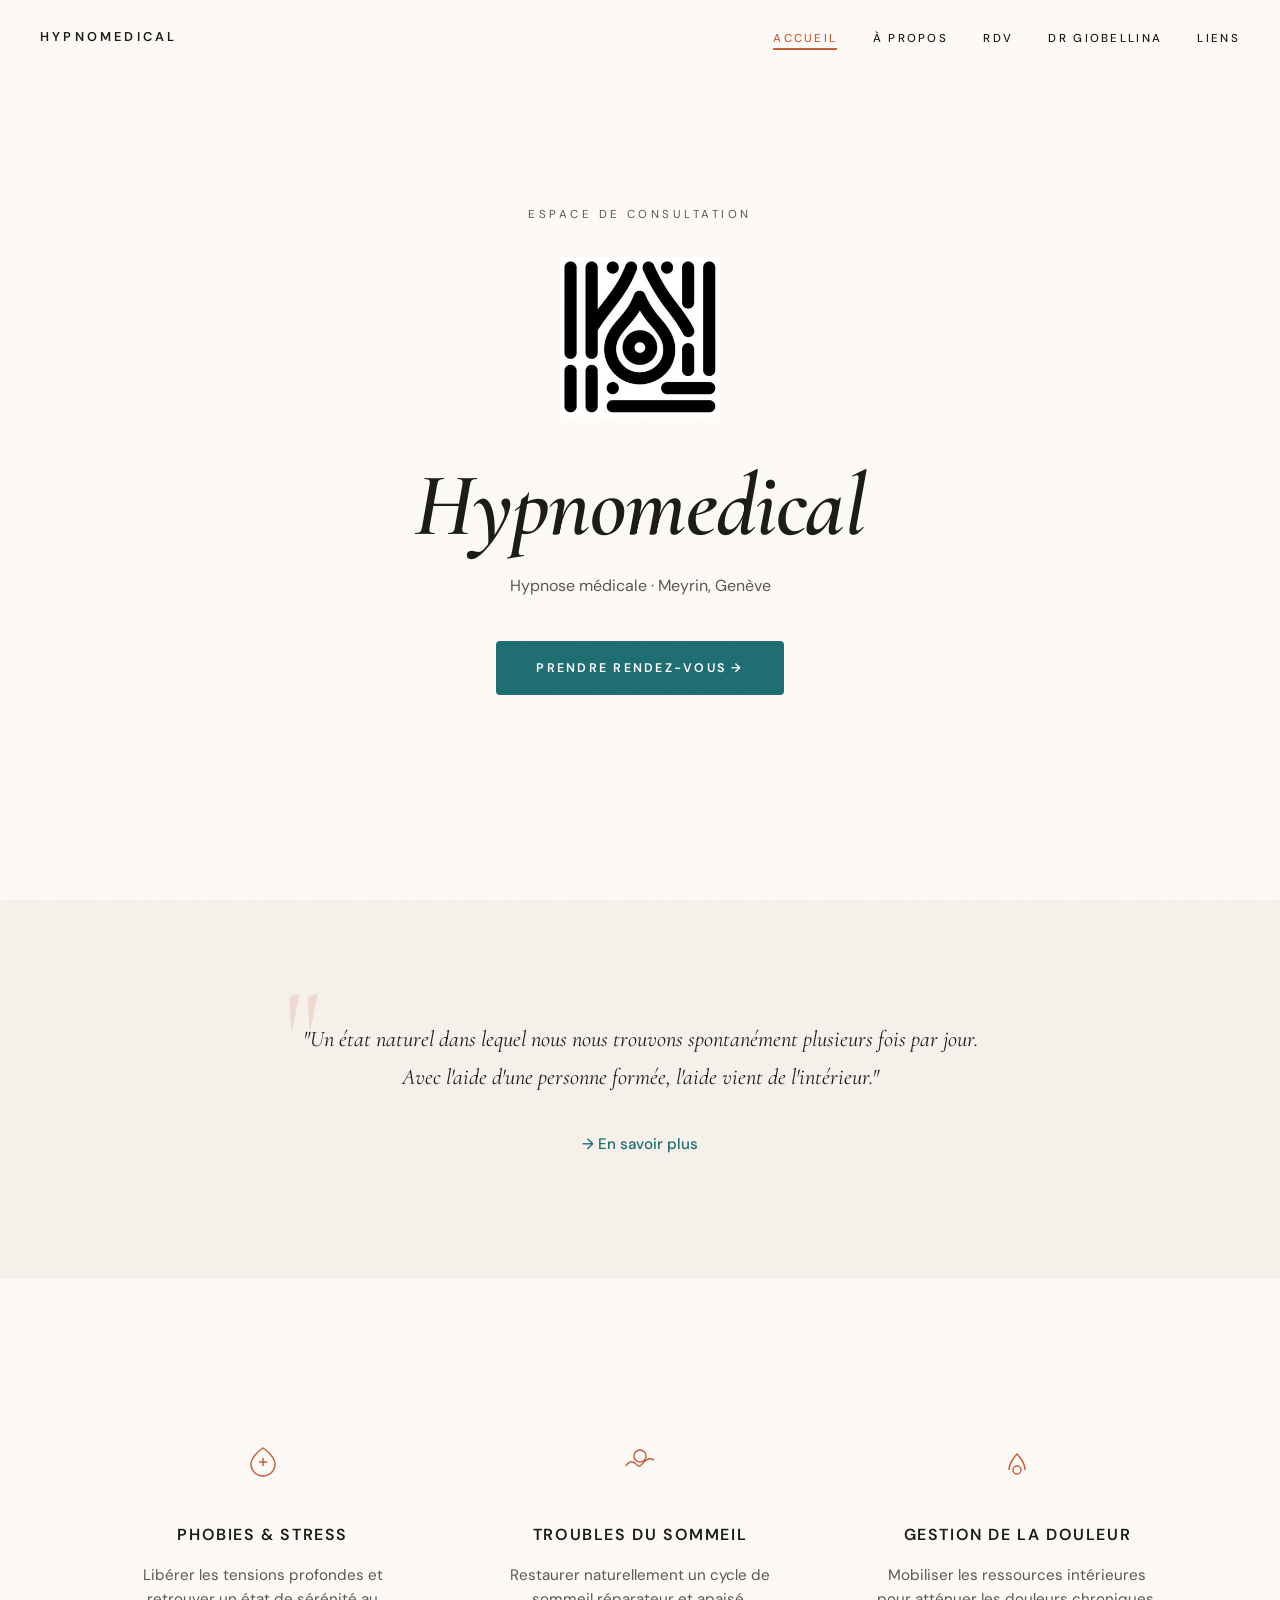
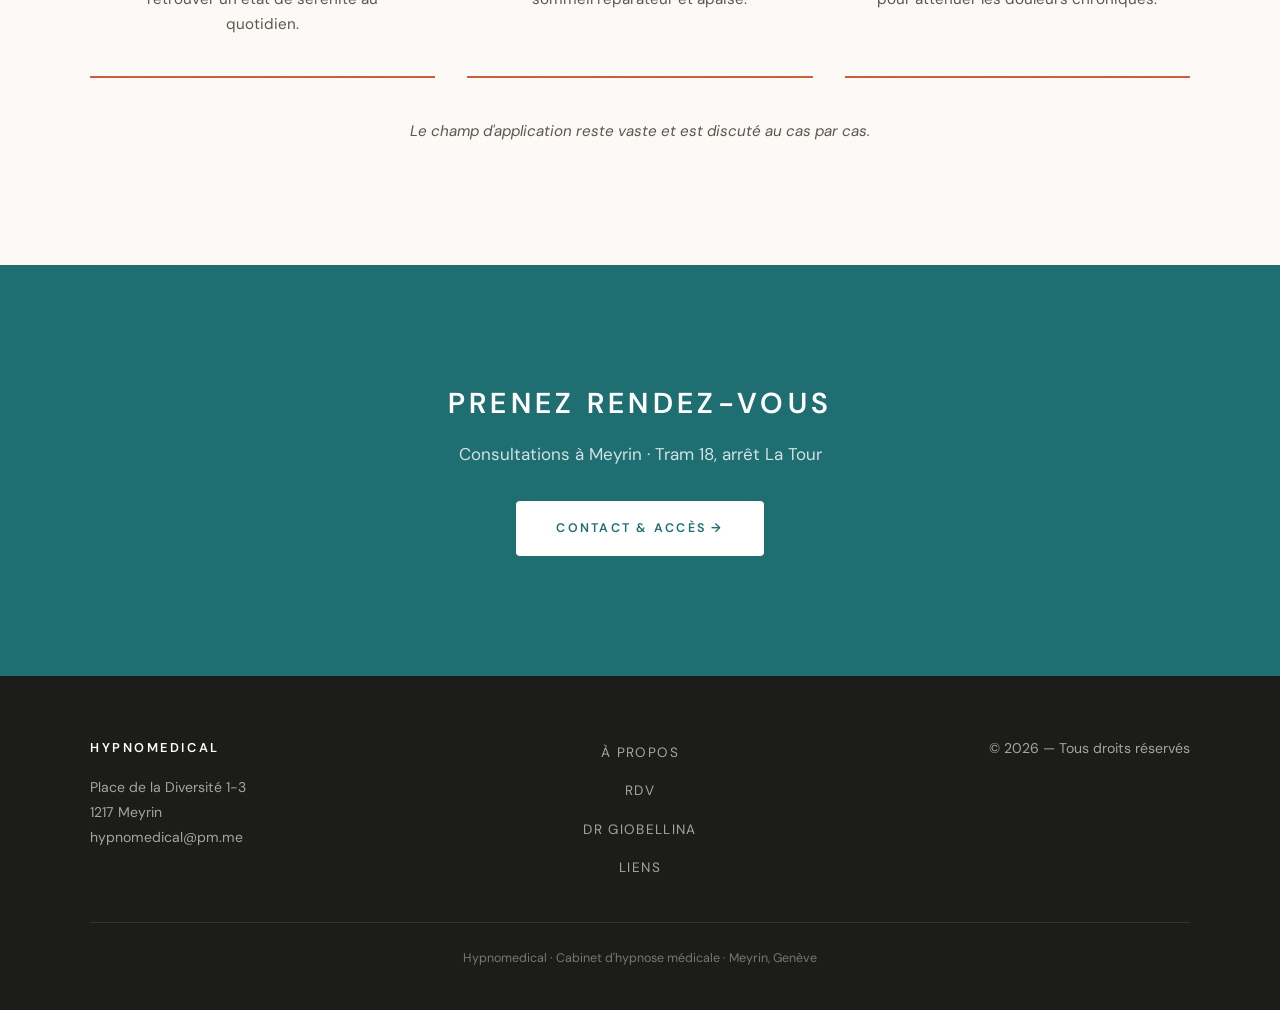
<file: index.html>
<!DOCTYPE html>
<html lang="fr">
<head>
  <meta charset="UTF-8">
  <meta name="viewport" content="width=device-width, initial-scale=1.0">
  <title>Hypnomedical — Cabinet d'hypnose médicale à Meyrin (Genève)</title>
  <meta name="description" content="Cabinet d'hypnose médicale du Dr Giobellina à Meyrin, Genève. Consultations pour adultes et enfants — phobies, stress, sommeil, gestion de la douleur.">
  <meta name="theme-color" content="#FDFAF7">
  <link rel="icon" href="img/favicon.ico" type="image/x-icon">
  <link rel="apple-touch-icon" href="img/apple-touch-icon.png">
  <!-- Open Graph -->
  <meta property="og:type" content="website">
  <meta property="og:title" content="Hypnomedical — Cabinet d'hypnose médicale à Meyrin (Genève)">
  <meta property="og:description" content="Cabinet d'hypnose médicale du Dr Giobellina à Meyrin, Genève. Phobies, stress, sommeil, douleur.">
  <meta property="og:url" content="https://hypnomedical.piixel.ch/">
  <meta property="og:image" content="https://hypnomedical.piixel.ch/img/logo.jpg">
  <meta property="og:locale" content="fr_CH">
  <meta property="og:site_name" content="Hypnomedical">
  <!-- Twitter -->
  <meta name="twitter:card" content="summary">
  <meta name="twitter:title" content="Hypnomedical — Hypnose médicale à Meyrin, Genève">
  <meta name="twitter:description" content="Cabinet d'hypnose médicale du Dr Giobellina. Consultations pour adultes et enfants.">
  <meta name="twitter:image" content="https://hypnomedical.piixel.ch/img/logo.jpg">
  <!-- Canonical -->
  <link rel="canonical" href="https://hypnomedical.piixel.ch/">
  <link rel="preconnect" href="https://fonts.googleapis.com">
  <link rel="preconnect" href="https://fonts.gstatic.com" crossorigin>
  <link href="https://fonts.googleapis.com/css2?family=Cormorant+Garamond:ital,wght@0,400;0,600;1,400;1,600&family=DM+Sans:wght@400;500;600&display=swap" rel="stylesheet">
  <link rel="stylesheet" href="css/style.css">
  <!-- Schema.org -->
  <script type="application/ld+json">
  {
    "@context": "https://schema.org",
    "@type": "Physician",
    "name": "Hypnomedical — Dr Giobellina",
    "description": "Cabinet d'hypnose médicale à Meyrin, Genève",
    "url": "https://hypnomedical.piixel.ch",
    "telephone": "+41764831137",
    "email": "hypnomedical@pm.me",
    "address": {
      "@type": "PostalAddress",
      "streetAddress": "Place de la Diversité 1-3",
      "addressLocality": "Meyrin",
      "postalCode": "1217",
      "addressRegion": "GE",
      "addressCountry": "CH"
    },
    "medicalSpecialty": "Hypnotherapy",
    "availableService": {
      "@type": "MedicalTherapy",
      "name": "Hypnose médicale",
      "description": "Thérapie psycho-corporelle pour phobies, stress, troubles du sommeil et gestion de la douleur"
    }
  }
  </script>
</head>
<body class="page-transition">

  <!-- Custom cursor -->
  <div class="cursor-dot"></div>

  <!-- NAVBAR -->
  <nav class="navbar">
    <div class="navbar-inner">
      <a href="index.html" class="nav-brand">Hypnomedical</a>
      <button class="hamburger" aria-label="Menu">
        <span></span><span></span><span></span>
      </button>
      <ul class="nav-links">
        <li><a href="index.html">Accueil</a></li>
        <li><a href="a-propos.html">À propos</a></li>
        <li><a href="rdv.html">RDV</a></li>
        <li><a href="dr-giobellina.html">Dr Giobellina</a></li>
        <li><a href="liens.html">Liens</a></li>
      </ul>
    </div>
  </nav>

  <!-- Mobile menu overlay -->
  <div class="mobile-menu">
    <a href="index.html">Accueil</a>
    <a href="a-propos.html">À propos</a>
    <a href="rdv.html">RDV</a>
    <a href="dr-giobellina.html">Dr Giobellina</a>
    <a href="liens.html">Liens</a>
  </div>

  <!-- HERO -->
  <section class="hero">
    <span class="hero-label">Espace de consultation</span>

    <div class="hero-logo">
      <img src="img/logo.jpg" alt="Hypnomedical — Logo" width="160" height="160">
    </div>

    <h1><em>Hypnomedical</em></h1>
    <p class="hero-subtitle">Hypnose médicale · Meyrin, Genève</p>
    <a href="rdv.html" class="btn-cta">Prendre rendez-vous →</a>
  </section>

  <!-- TEASER À PROPOS -->
  <section class="section section--alt">
    <div class="section-inner">
      <div class="teaser-quote reveal">
        <span class="deco-quote">"</span>
        <blockquote>
          "Un état naturel dans lequel nous nous trouvons spontanément plusieurs fois par jour. Avec l'aide d'une personne formée, l'aide vient de l'intérieur."
        </blockquote>
        <a href="a-propos.html" class="teaser-link link-hover">→ En savoir plus</a>
      </div>
    </div>
  </section>

  <!-- INDICATIONS RAPIDES -->
  <section class="section">
    <div class="section-inner--wide">
      <div class="cards-grid">
        <div class="card reveal">
          <span class="card-icon">
            <svg width="40" height="40" viewBox="0 0 40 40" fill="none" xmlns="http://www.w3.org/2000/svg">
              <path d="M20 6C20 6 8 14 8 22c0 6.627 5.373 12 12 12s12-5.373 12-12C32 14 20 6 20 6z" stroke="#C8603A" stroke-width="1.5" fill="none"/>
              <path d="M20 16v8M16 20h8" stroke="#C8603A" stroke-width="1.5"/>
            </svg>
          </span>
          <h3>Phobies & stress</h3>
          <p>Libérer les tensions profondes et retrouver un état de sérénité au quotidien.</p>
        </div>
        <div class="card reveal delay-1">
          <span class="card-icon">
            <svg width="40" height="40" viewBox="0 0 40 40" fill="none" xmlns="http://www.w3.org/2000/svg">
              <path d="M6 24c2-4 6-6 10-2s4 2 8-2 6-4 10-2" stroke="#C8603A" stroke-width="1.5" fill="none"/>
              <circle cx="20" cy="14" r="6" stroke="#C8603A" stroke-width="1.5" fill="none"/>
            </svg>
          </span>
          <h3>Troubles du sommeil</h3>
          <p>Restaurer naturellement un cycle de sommeil réparateur et apaisé.</p>
        </div>
        <div class="card reveal delay-2">
          <span class="card-icon">
            <svg width="40" height="40" viewBox="0 0 40 40" fill="none" xmlns="http://www.w3.org/2000/svg">
              <path d="M12 28c0-8 8-16 8-16s8 8 8 16" stroke="#C8603A" stroke-width="1.5" fill="none"/>
              <circle cx="20" cy="28" r="4" stroke="#C8603A" stroke-width="1.5" fill="none"/>
            </svg>
          </span>
          <h3>Gestion de la douleur</h3>
          <p>Mobiliser les ressources intérieures pour atténuer les douleurs chroniques.</p>
        </div>
      </div>
      <p class="cards-note reveal">Le champ d'application reste vaste et est discuté au cas par cas.</p>
    </div>
  </section>

  <!-- CTA FINAL -->
  <section class="section section--teal">
    <div class="section-inner reveal">
      <h2 style="color:#fff; margin-bottom:1rem;">Prenez rendez-vous</h2>
      <p style="color:rgba(255,255,255,0.8); margin-bottom:2rem;">Consultations à Meyrin · Tram 18, arrêt La Tour</p>
      <a href="rdv.html" class="btn-cta btn-cta--white">Contact & accès →</a>
    </div>
  </section>

  <!-- FOOTER -->
  <footer class="site-footer">
    <div class="footer-inner">
      <div class="footer-col">
        <h4>Hypnomedical</h4>
        <p>Place de la Diversité 1-3<br>1217 Meyrin</p>
        <p><a href="mailto:hypnomedical@pm.me" aria-label="Envoyer un email à Hypnomedical">hypnomedical@pm.me</a></p>
      </div>
      <div class="footer-col">
        <ul class="footer-nav">
          <li><a href="a-propos.html">À propos</a></li>
          <li><a href="rdv.html">RDV</a></li>
          <li><a href="dr-giobellina.html">Dr Giobellina</a></li>
          <li><a href="liens.html">Liens</a></li>
        </ul>
      </div>
      <div class="footer-col footer-col--right">
        <p>&copy; 2026 — Tous droits réservés</p>
      </div>
    </div>
    <div class="footer-bottom">
      Hypnomedical · Cabinet d'hypnose médicale · Meyrin, Genève
    </div>
  </footer>

  <script src="js/main.js"></script>
</body>
</html>
</file>
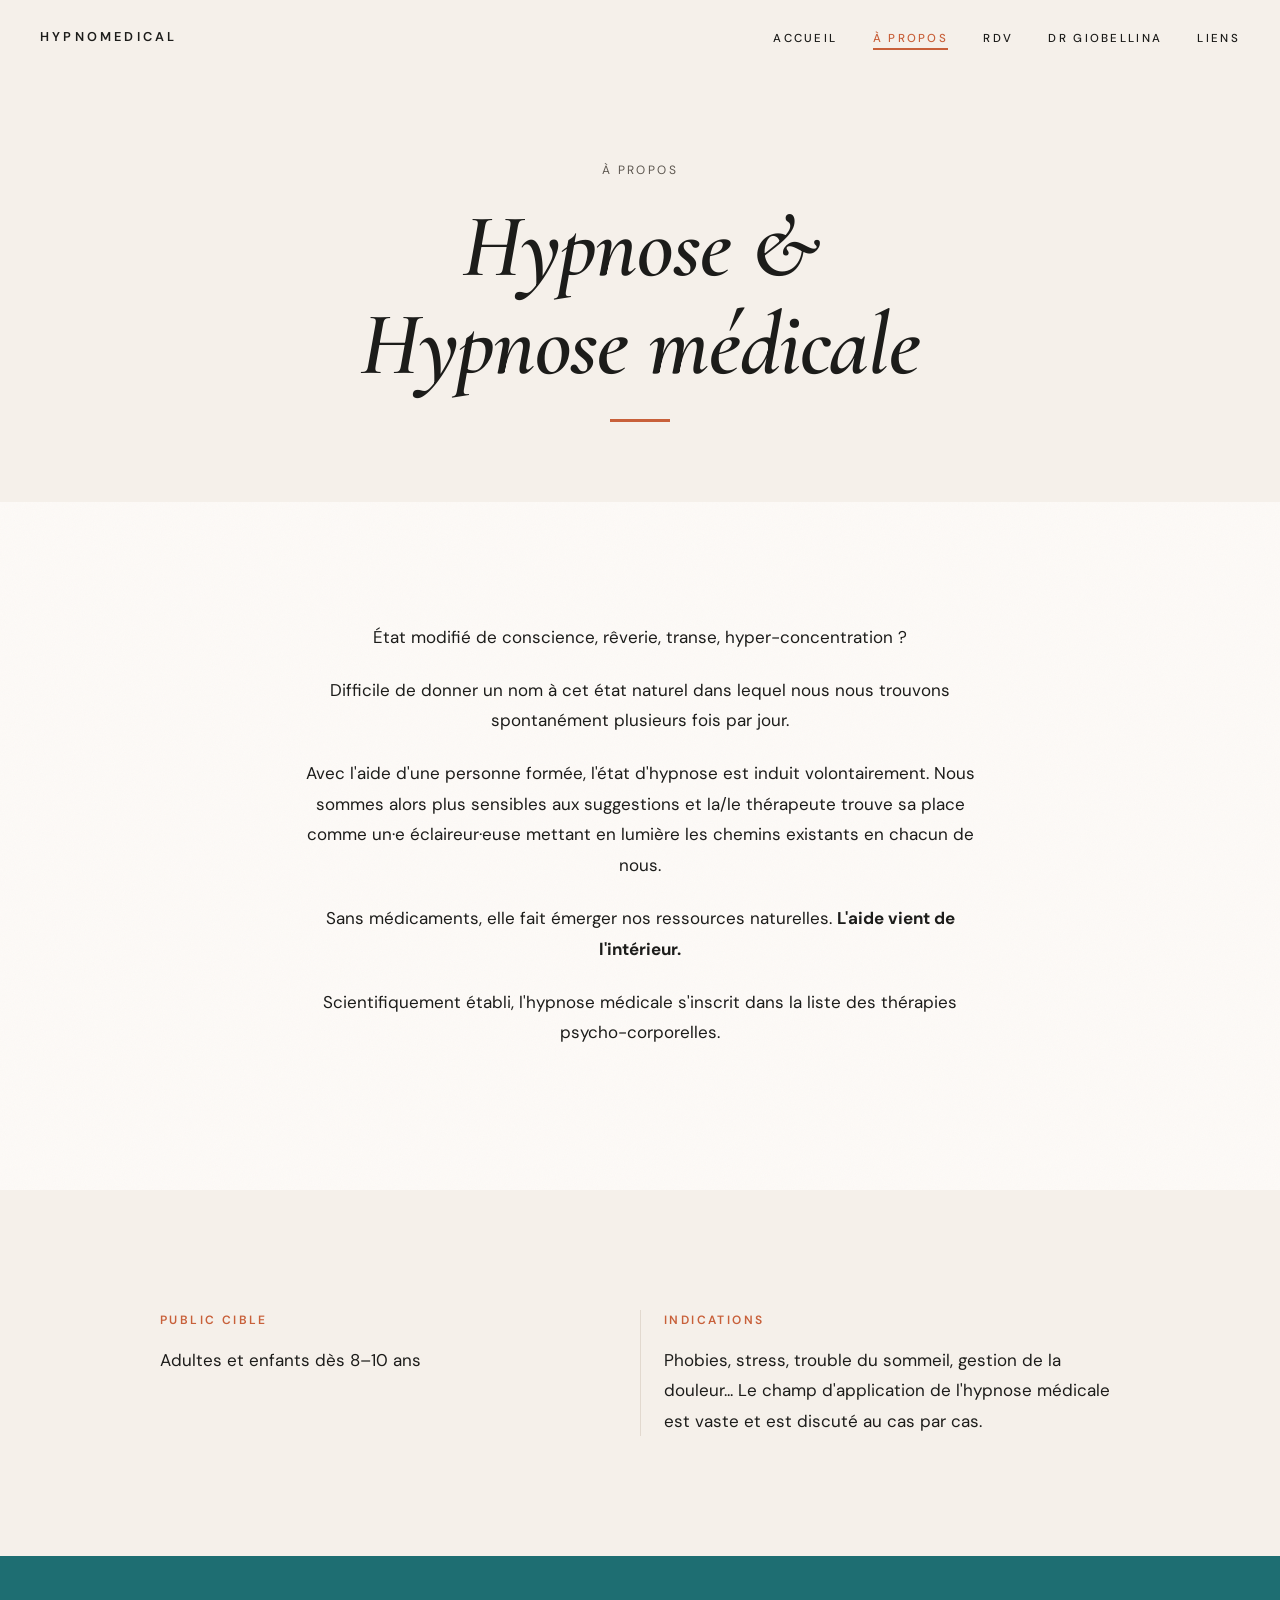
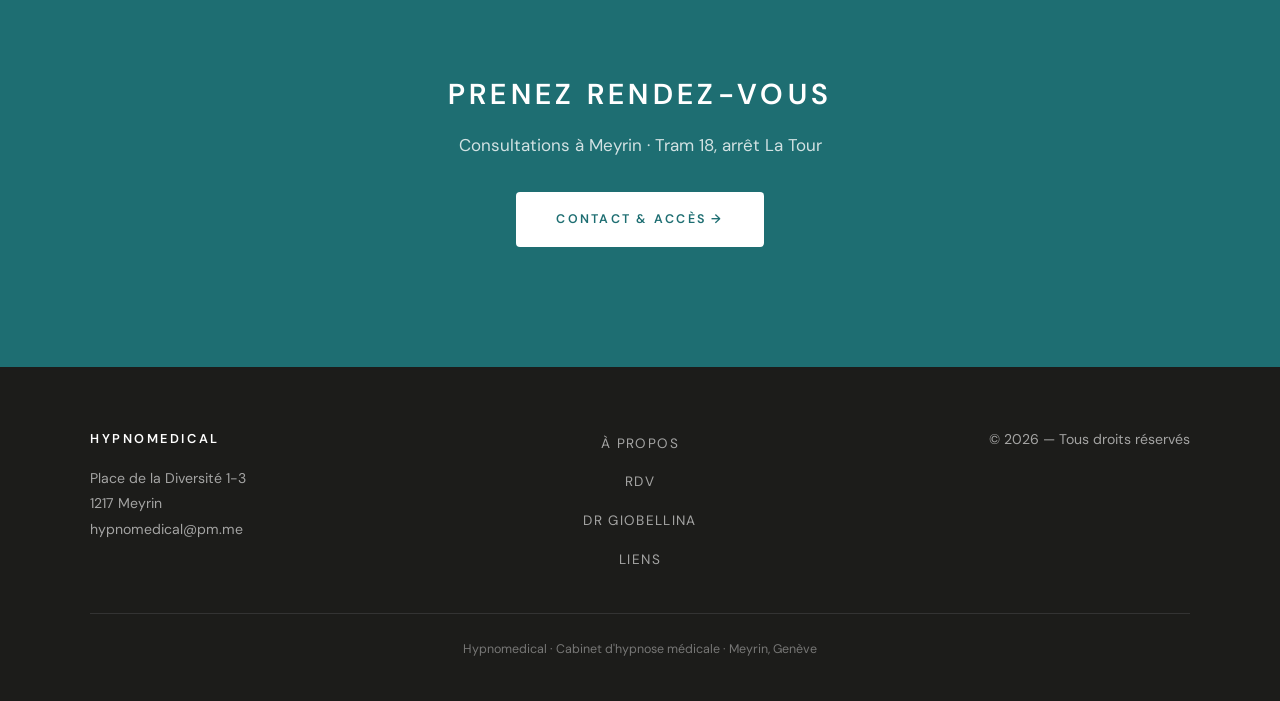
<file: a-propos.html>
<!DOCTYPE html>
<html lang="fr">
<head>
  <meta charset="UTF-8">
  <meta name="viewport" content="width=device-width, initial-scale=1.0">
  <title>À propos — Hypnomedical</title>
  <meta name="description" content="Découvrez l'hypnose médicale : un état naturel scientifiquement établi, pour adultes et enfants dès 8-10 ans. Cabinet du Dr Giobellina à Meyrin.">
  <meta name="theme-color" content="#FDFAF7">
  <link rel="icon" href="img/favicon.ico" type="image/x-icon">
  <link rel="apple-touch-icon" href="img/apple-touch-icon.png">
  <link rel="canonical" href="https://hypnomedical.piixel.ch/a-propos.html">
  <meta property="og:type" content="website">
  <meta property="og:title" content="À propos — Hypnomedical">
  <meta property="og:description" content="L'hypnose médicale : un état naturel scientifiquement établi. Pour adultes et enfants dès 8-10 ans.">
  <meta property="og:url" content="https://hypnomedical.piixel.ch/a-propos.html">
  <meta property="og:image" content="https://hypnomedical.piixel.ch/img/logo.jpg">
  <meta property="og:locale" content="fr_CH">
  <link rel="preconnect" href="https://fonts.googleapis.com">
  <link rel="preconnect" href="https://fonts.gstatic.com" crossorigin>
  <link href="https://fonts.googleapis.com/css2?family=Cormorant+Garamond:ital,wght@0,400;0,600;1,400;1,600&family=DM+Sans:wght@400;500;600&display=swap" rel="stylesheet">
  <link rel="stylesheet" href="css/style.css">
</head>
<body class="page-transition">

  <div class="cursor-dot"></div>

  <!-- NAVBAR -->
  <nav class="navbar scrolled">
    <div class="navbar-inner">
      <a href="index.html" class="nav-brand">Hypnomedical</a>
      <button class="hamburger" aria-label="Menu">
        <span></span><span></span><span></span>
      </button>
      <ul class="nav-links">
        <li><a href="index.html">Accueil</a></li>
        <li><a href="a-propos.html">À propos</a></li>
        <li><a href="rdv.html">RDV</a></li>
        <li><a href="dr-giobellina.html">Dr Giobellina</a></li>
        <li><a href="liens.html">Liens</a></li>
      </ul>
    </div>
  </nav>

  <div class="mobile-menu">
    <a href="index.html">Accueil</a>
    <a href="a-propos.html">À propos</a>
    <a href="rdv.html">RDV</a>
    <a href="dr-giobellina.html">Dr Giobellina</a>
    <a href="liens.html">Liens</a>
  </div>

  <!-- PAGE HERO -->
  <section class="page-hero">
    <span class="label">À propos</span>
    <h1><em>Hypnose &<br>Hypnose médicale</em></h1>
    <span class="title-underline"></span>
  </section>

  <!-- TEXTE PRINCIPAL -->
  <section class="section">
    <div class="text-content">
      <p class="reveal">État modifié de conscience, rêverie, transe, hyper-concentration&nbsp;?</p>
      <p class="reveal">Difficile de donner un nom à cet état naturel dans lequel nous nous trouvons spontanément plusieurs fois par jour.</p>
      <p class="reveal">Avec l'aide d'une personne formée, l'état d'hypnose est induit volontairement. Nous sommes alors plus sensibles aux suggestions et la/le thérapeute trouve sa place comme un·e éclaireur·euse mettant en lumière les chemins existants en chacun de nous.</p>
      <p class="reveal">Sans médicaments, elle fait émerger nos ressources naturelles. <strong>L'aide vient de l'intérieur.</strong></p>
      <p class="reveal">Scientifiquement établi, l'hypnose médicale s'inscrit dans la liste des thérapies psycho-corporelles.</p>
    </div>
  </section>

  <!-- PUBLIC & INDICATIONS -->
  <section class="section section--alt">
    <div class="two-cols two-cols--divided reveal">
      <div class="col-block">
        <span class="label">Public cible</span>
        <p>Adultes et enfants dès 8–10 ans</p>
      </div>
      <div class="col-block">
        <span class="label">Indications</span>
        <p>Phobies, stress, trouble du sommeil, gestion de la douleur... Le champ d'application de l'hypnose médicale est vaste et est discuté au cas par cas.</p>
      </div>
    </div>
  </section>

  <!-- CTA -->
  <section class="section section--teal">
    <div class="section-inner reveal">
      <h2 style="color:#fff; margin-bottom:1rem;">Prenez rendez-vous</h2>
      <p style="color:rgba(255,255,255,0.8); margin-bottom:2rem;">Consultations à Meyrin · Tram 18, arrêt La Tour</p>
      <a href="rdv.html" class="btn-cta btn-cta--white">Contact & accès →</a>
    </div>
  </section>

  <!-- FOOTER -->
  <footer class="site-footer">
    <div class="footer-inner">
      <div class="footer-col">
        <h4>Hypnomedical</h4>
        <p>Place de la Diversité 1-3<br>1217 Meyrin</p>
        <p><a href="mailto:hypnomedical@pm.me">hypnomedical@pm.me</a></p>
      </div>
      <div class="footer-col">
        <ul class="footer-nav">
          <li><a href="a-propos.html">À propos</a></li>
          <li><a href="rdv.html">RDV</a></li>
          <li><a href="dr-giobellina.html">Dr Giobellina</a></li>
          <li><a href="liens.html">Liens</a></li>
        </ul>
      </div>
      <div class="footer-col footer-col--right">
        <p>&copy; 2026 — Tous droits réservés</p>
      </div>
    </div>
    <div class="footer-bottom">
      Hypnomedical · Cabinet d'hypnose médicale · Meyrin, Genève
    </div>
  </footer>

  <script src="js/main.js"></script>
</body>
</html>
</file>
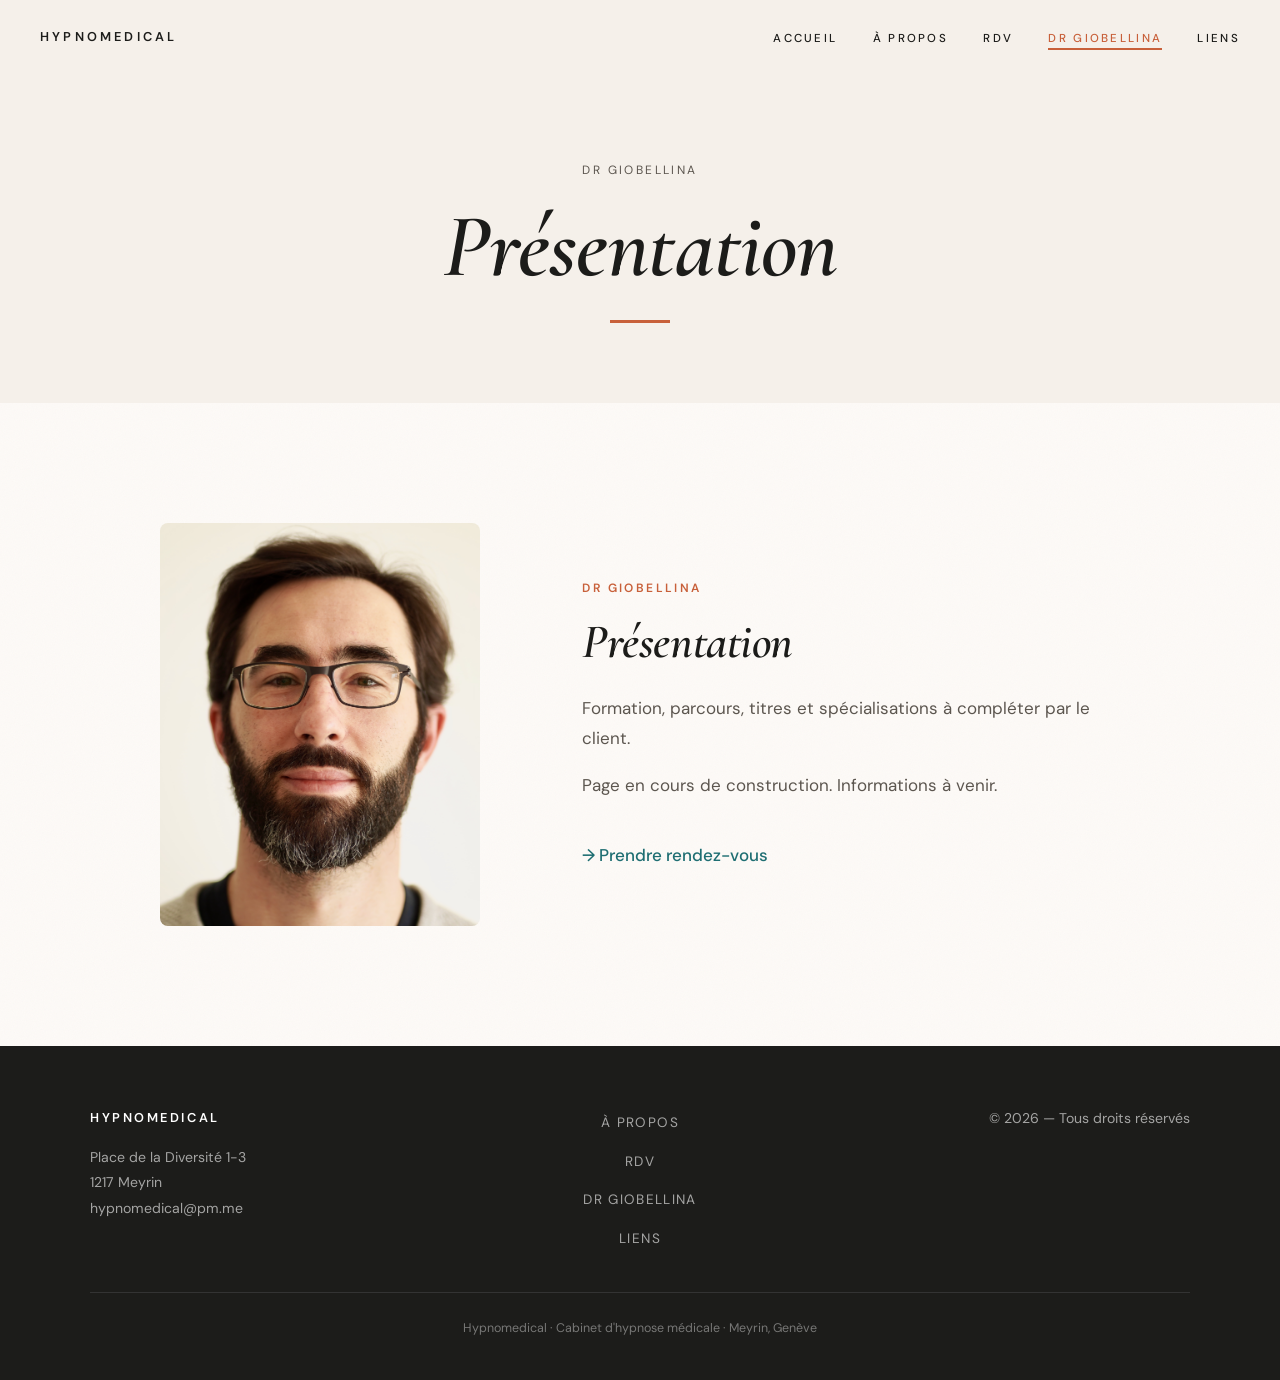
<file: dr-giobellina.html>
<!DOCTYPE html>
<html lang="fr">
<head>
  <meta charset="UTF-8">
  <meta name="viewport" content="width=device-width, initial-scale=1.0">
  <title>Dr Giobellina — Hypnomedical</title>
  <meta name="description" content="Dr Giobellina, médecin spécialisé en hypnose médicale au cabinet Hypnomedical à Meyrin, Genève.">
  <link rel="preconnect" href="https://fonts.googleapis.com">
  <link rel="preconnect" href="https://fonts.gstatic.com" crossorigin>
  <link href="https://fonts.googleapis.com/css2?family=Cormorant+Garamond:ital,wght@0,400;0,600;1,400;1,600&family=DM+Sans:wght@400;500;600&display=swap" rel="stylesheet">
  <link rel="stylesheet" href="css/style.css">
</head>
<body class="page-transition">

  <div class="cursor-dot"></div>

  <!-- NAVBAR -->
  <nav class="navbar scrolled">
    <div class="navbar-inner">
      <a href="index.html" class="nav-brand">Hypnomedical</a>
      <button class="hamburger" aria-label="Menu">
        <span></span><span></span><span></span>
      </button>
      <ul class="nav-links">
        <li><a href="index.html">Accueil</a></li>
        <li><a href="a-propos.html">À propos</a></li>
        <li><a href="rdv.html">RDV</a></li>
        <li><a href="dr-giobellina.html">Dr Giobellina</a></li>
        <li><a href="liens.html">Liens</a></li>
      </ul>
    </div>
  </nav>

  <div class="mobile-menu">
    <a href="index.html">Accueil</a>
    <a href="a-propos.html">À propos</a>
    <a href="rdv.html">RDV</a>
    <a href="dr-giobellina.html">Dr Giobellina</a>
    <a href="liens.html">Liens</a>
  </div>

  <!-- PAGE HERO -->
  <section class="page-hero">
    <span class="label">Dr Giobellina</span>
    <h1><em>Présentation</em></h1>
    <span class="title-underline"></span>
  </section>

  <!-- BIO -->
  <section class="section">
    <div class="bio-grid reveal">
      <div class="bio-photo">
        <img src="img/dr_giobellina.png" alt="Dr Giobellina">
      </div>
      <div class="bio-text">
        <span class="label">Dr Giobellina</span>
        <h1 style="font-size:clamp(2rem,4vw,3rem)"><em>Présentation</em></h1>
        <p>Formation, parcours, titres et spécialisations à compléter par le client.</p>
        <p>Page en cours de construction. Informations à venir.</p>
        <a href="rdv.html" class="bio-link link-hover">→ Prendre rendez-vous</a>
      </div>
    </div>
  </section>

  <!-- FOOTER -->
  <footer class="site-footer">
    <div class="footer-inner">
      <div class="footer-col">
        <h4>Hypnomedical</h4>
        <p>Place de la Diversité 1-3<br>1217 Meyrin</p>
        <p><a href="mailto:hypnomedical@pm.me">hypnomedical@pm.me</a></p>
      </div>
      <div class="footer-col">
        <ul class="footer-nav">
          <li><a href="a-propos.html">À propos</a></li>
          <li><a href="rdv.html">RDV</a></li>
          <li><a href="dr-giobellina.html">Dr Giobellina</a></li>
          <li><a href="liens.html">Liens</a></li>
        </ul>
      </div>
      <div class="footer-col footer-col--right">
        <p>&copy; 2026 — Tous droits réservés</p>
      </div>
    </div>
    <div class="footer-bottom">
      Hypnomedical · Cabinet d'hypnose médicale · Meyrin, Genève
    </div>
  </footer>

  <script src="js/main.js"></script>
</body>
</html>
</file>
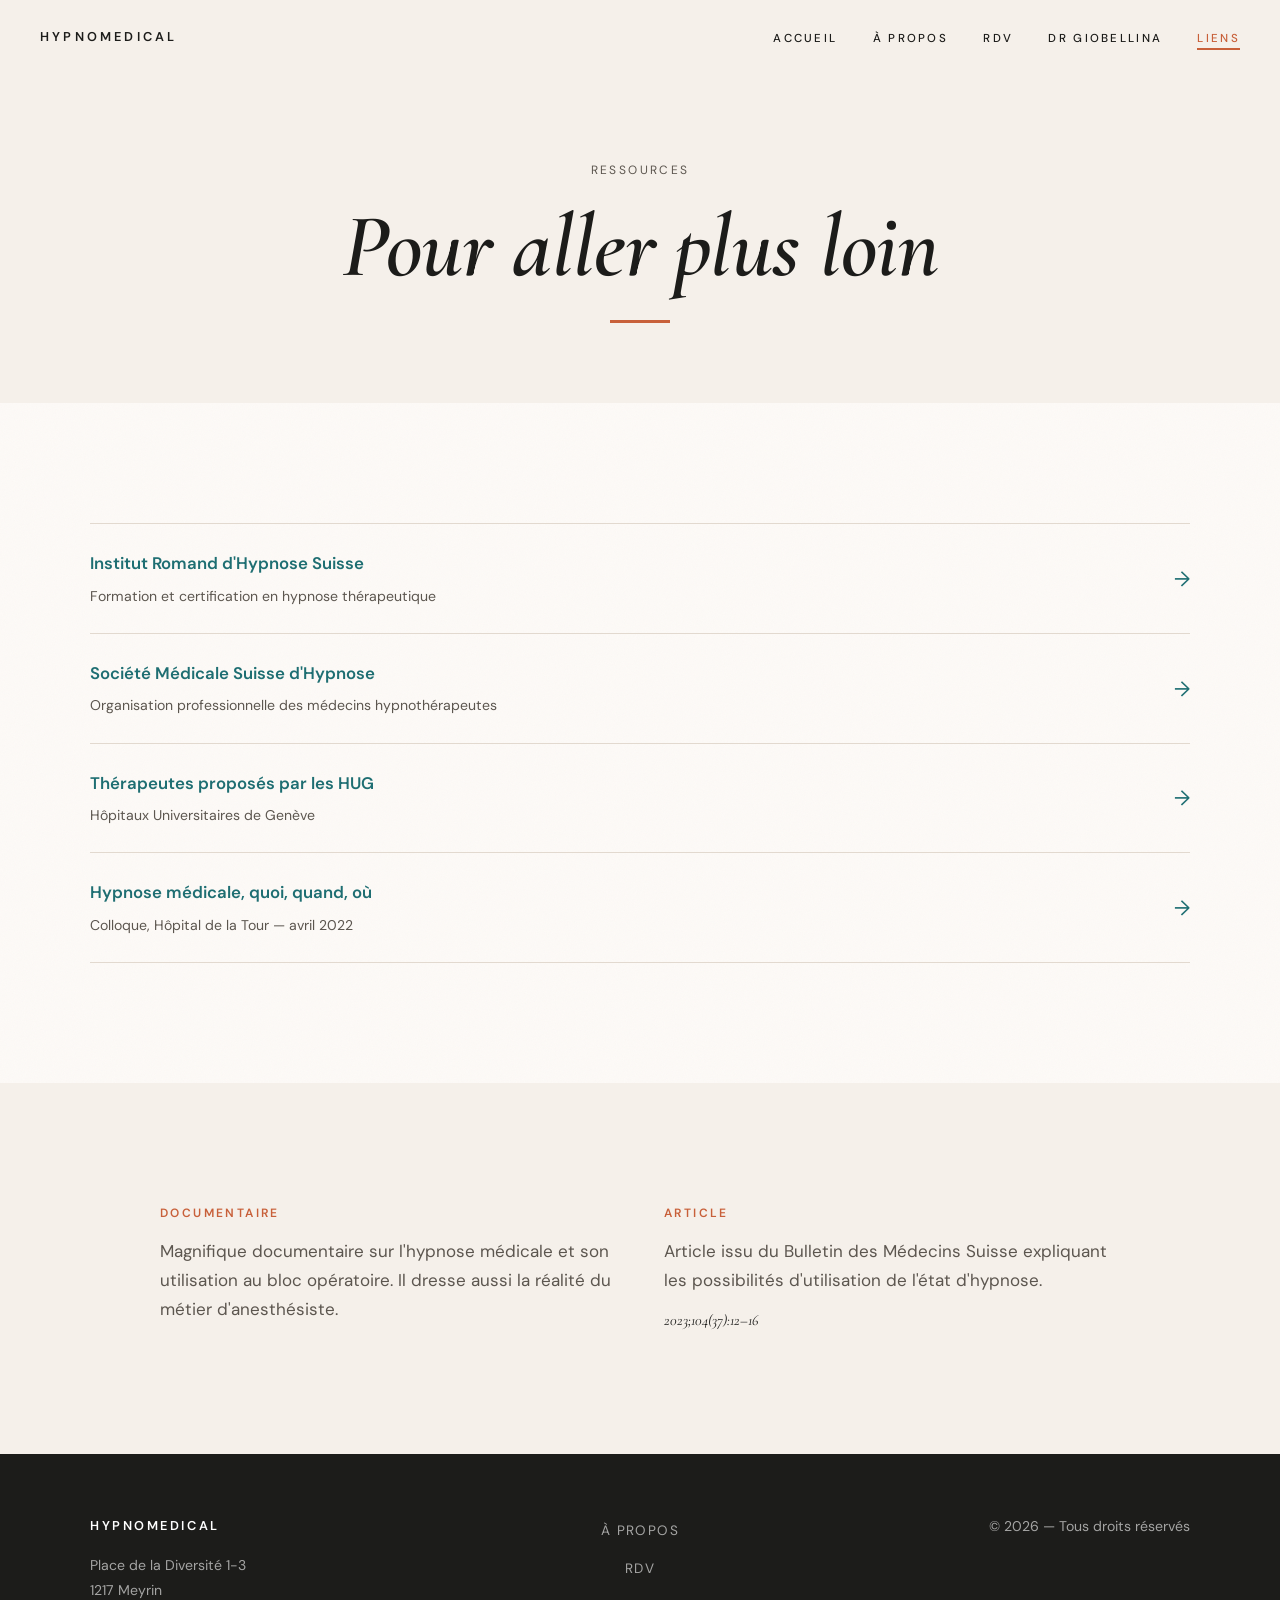
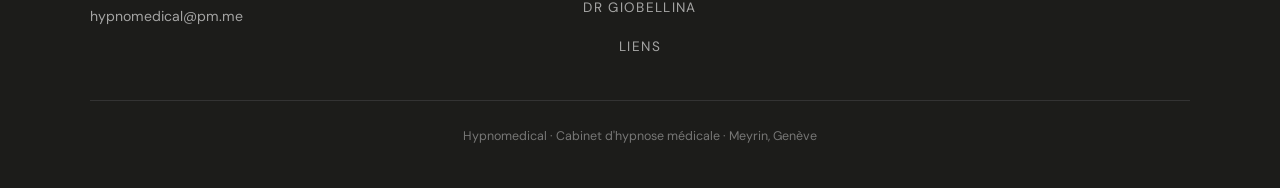
<file: liens.html>
<!DOCTYPE html>
<html lang="fr">
<head>
  <meta charset="UTF-8">
  <meta name="viewport" content="width=device-width, initial-scale=1.0">
  <title>Liens — Hypnomedical</title>
  <meta name="description" content="Ressources sur l'hypnose médicale en Suisse — instituts, sociétés médicales, documentaires et articles scientifiques.">
  <meta name="theme-color" content="#FDFAF7">
  <link rel="icon" href="img/favicon.ico" type="image/x-icon">
  <link rel="apple-touch-icon" href="img/apple-touch-icon.png">
  <link rel="canonical" href="https://hypnomedical.piixel.ch/liens.html">
  <meta property="og:type" content="website">
  <meta property="og:title" content="Liens & ressources — Hypnomedical">
  <meta property="og:description" content="Ressources sur l'hypnose médicale — instituts, sociétés médicales, documentaires.">
  <meta property="og:url" content="https://hypnomedical.piixel.ch/liens.html">
  <meta property="og:image" content="https://hypnomedical.piixel.ch/img/logo.jpg">
  <meta property="og:locale" content="fr_CH">
  <link rel="preconnect" href="https://fonts.googleapis.com">
  <link rel="preconnect" href="https://fonts.gstatic.com" crossorigin>
  <link href="https://fonts.googleapis.com/css2?family=Cormorant+Garamond:ital,wght@0,400;0,600;1,400;1,600&family=DM+Sans:wght@400;500;600&display=swap" rel="stylesheet">
  <link rel="stylesheet" href="css/style.css">
</head>
<body class="page-transition">

  <div class="cursor-dot"></div>

  <!-- NAVBAR -->
  <nav class="navbar scrolled">
    <div class="navbar-inner">
      <a href="index.html" class="nav-brand">Hypnomedical</a>
      <button class="hamburger" aria-label="Menu">
        <span></span><span></span><span></span>
      </button>
      <ul class="nav-links">
        <li><a href="index.html">Accueil</a></li>
        <li><a href="a-propos.html">À propos</a></li>
        <li><a href="rdv.html">RDV</a></li>
        <li><a href="dr-giobellina.html">Dr Giobellina</a></li>
        <li><a href="liens.html">Liens</a></li>
      </ul>
    </div>
  </nav>

  <div class="mobile-menu">
    <a href="index.html">Accueil</a>
    <a href="a-propos.html">À propos</a>
    <a href="rdv.html">RDV</a>
    <a href="dr-giobellina.html">Dr Giobellina</a>
    <a href="liens.html">Liens</a>
  </div>

  <!-- PAGE HERO -->
  <section class="page-hero">
    <span class="label">Ressources</span>
    <h1><em>Pour aller plus loin</em></h1>
    <span class="title-underline"></span>
  </section>

  <!-- LISTE DE LIENS -->
  <section class="section">
    <div class="section-inner--wide">

      <div class="link-item reveal">
        <div class="link-item-text">
          <a href="https://www.irhs.ch" target="_blank" rel="noopener" class="link-hover">Institut Romand d'Hypnose Suisse</a>
          <p>Formation et certification en hypnose thérapeutique</p>
        </div>
        <span class="link-arrow">→</span>
      </div>

      <div class="link-item reveal delay-1">
        <div class="link-item-text">
          <a href="https://www.smsh.ch" target="_blank" rel="noopener" class="link-hover">Société Médicale Suisse d'Hypnose</a>
          <p>Organisation professionnelle des médecins hypnothérapeutes</p>
        </div>
        <span class="link-arrow">→</span>
      </div>

      <div class="link-item reveal delay-1">
        <div class="link-item-text">
          <a href="https://www.hug.ch" target="_blank" rel="noopener" class="link-hover">Thérapeutes proposés par les HUG</a>
          <p>Hôpitaux Universitaires de Genève</p>
        </div>
        <span class="link-arrow">→</span>
      </div>

      <div class="link-item reveal delay-2">
        <div class="link-item-text">
          <a href="#" class="link-hover">Hypnose médicale, quoi, quand, où</a>
          <p>Colloque, Hôpital de la Tour — avril 2022</p>
        </div>
        <span class="link-arrow">→</span>
      </div>

    </div>
  </section>

  <!-- RESSOURCES EDITORIALES -->
  <section class="section section--alt">
    <div class="editorial-grid reveal">
      <div class="editorial-block">
        <span class="label">Documentaire</span>
        <p>Magnifique documentaire sur l'hypnose médicale et son utilisation au bloc opératoire. Il dresse aussi la réalité du métier d'anesthésiste.</p>
      </div>
      <div class="editorial-block">
        <span class="label">Article</span>
        <p>Article issu du Bulletin des Médecins Suisse expliquant les possibilités d'utilisation de l'état d'hypnose.</p>
        <p class="ref">2023;104(37):12–16</p>
      </div>
    </div>
  </section>

  <!-- FOOTER -->
  <footer class="site-footer">
    <div class="footer-inner">
      <div class="footer-col">
        <h4>Hypnomedical</h4>
        <p>Place de la Diversité 1-3<br>1217 Meyrin</p>
        <p><a href="mailto:hypnomedical@pm.me">hypnomedical@pm.me</a></p>
      </div>
      <div class="footer-col">
        <ul class="footer-nav">
          <li><a href="a-propos.html">À propos</a></li>
          <li><a href="rdv.html">RDV</a></li>
          <li><a href="dr-giobellina.html">Dr Giobellina</a></li>
          <li><a href="liens.html">Liens</a></li>
        </ul>
      </div>
      <div class="footer-col footer-col--right">
        <p>&copy; 2026 — Tous droits réservés</p>
      </div>
    </div>
    <div class="footer-bottom">
      Hypnomedical · Cabinet d'hypnose médicale · Meyrin, Genève
    </div>
  </footer>

  <script src="js/main.js"></script>
</body>
</html>
</file>
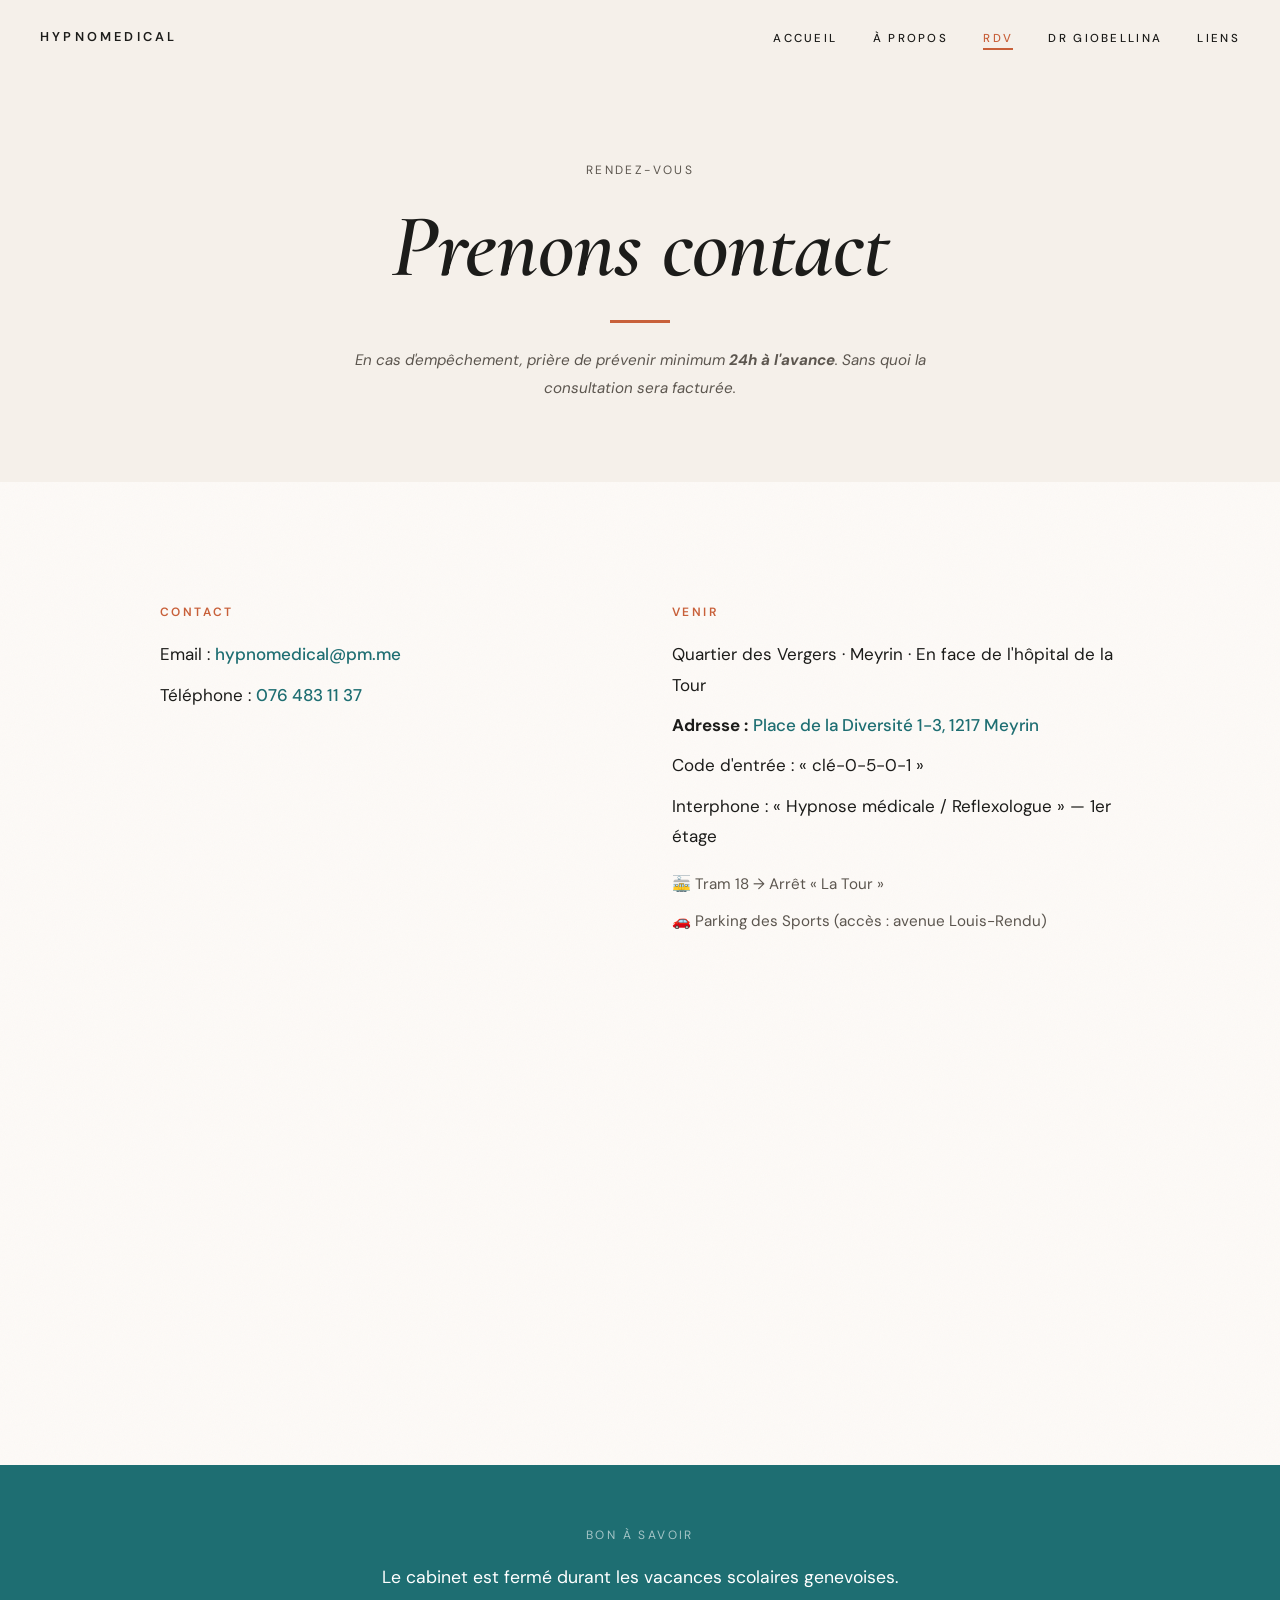
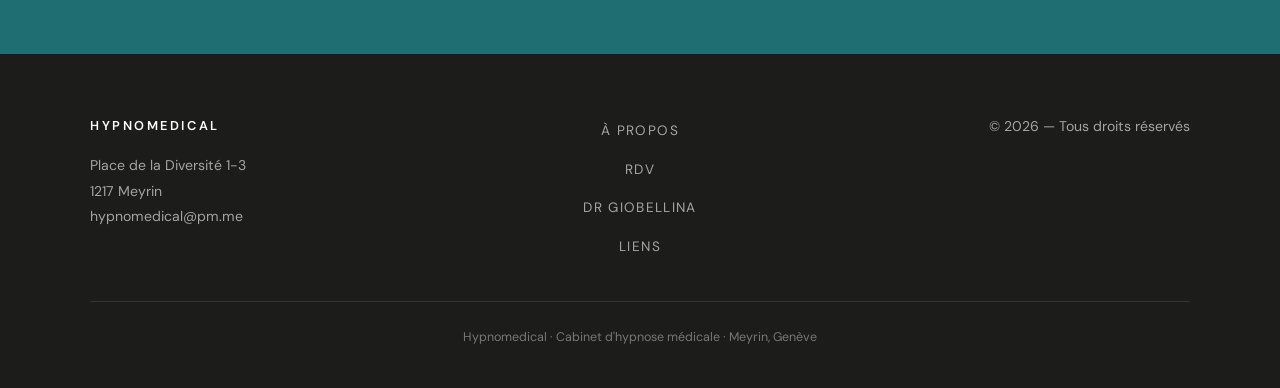
<file: rdv.html>
<!DOCTYPE html>
<html lang="fr">
<head>
  <meta charset="UTF-8">
  <meta name="viewport" content="width=device-width, initial-scale=1.0">
  <title>Rendez-vous — Hypnomedical</title>
  <meta name="description" content="Prenez rendez-vous au cabinet d'hypnose médicale Hypnomedical à Meyrin, Genève. Contact, accès tram 18 et parking.">
  <meta name="theme-color" content="#FDFAF7">
  <link rel="icon" href="img/favicon.ico" type="image/x-icon">
  <link rel="apple-touch-icon" href="img/apple-touch-icon.png">
  <link rel="canonical" href="https://hypnomedical.piixel.ch/rdv.html">
  <meta property="og:type" content="website">
  <meta property="og:title" content="Rendez-vous — Hypnomedical">
  <meta property="og:description" content="Prenez rendez-vous au cabinet d'hypnose médicale à Meyrin, Genève. Contact et accès.">
  <meta property="og:url" content="https://hypnomedical.piixel.ch/rdv.html">
  <meta property="og:image" content="https://hypnomedical.piixel.ch/img/logo.jpg">
  <meta property="og:locale" content="fr_CH">
  <link rel="preconnect" href="https://fonts.googleapis.com">
  <link rel="preconnect" href="https://fonts.gstatic.com" crossorigin>
  <link href="https://fonts.googleapis.com/css2?family=Cormorant+Garamond:ital,wght@0,400;0,600;1,400;1,600&family=DM+Sans:wght@400;500;600&display=swap" rel="stylesheet">
  <link rel="stylesheet" href="css/style.css">
</head>
<body class="page-transition">

  <div class="cursor-dot"></div>

  <!-- NAVBAR -->
  <nav class="navbar scrolled">
    <div class="navbar-inner">
      <a href="index.html" class="nav-brand">Hypnomedical</a>
      <button class="hamburger" aria-label="Menu">
        <span></span><span></span><span></span>
      </button>
      <ul class="nav-links">
        <li><a href="index.html">Accueil</a></li>
        <li><a href="a-propos.html">À propos</a></li>
        <li><a href="rdv.html">RDV</a></li>
        <li><a href="dr-giobellina.html">Dr Giobellina</a></li>
        <li><a href="liens.html">Liens</a></li>
      </ul>
    </div>
  </nav>

  <div class="mobile-menu">
    <a href="index.html">Accueil</a>
    <a href="a-propos.html">À propos</a>
    <a href="rdv.html">RDV</a>
    <a href="dr-giobellina.html">Dr Giobellina</a>
    <a href="liens.html">Liens</a>
  </div>

  <!-- PAGE HERO -->
  <section class="page-hero">
    <span class="label">Rendez-vous</span>
    <h1><em>Prenons contact</em></h1>
    <span class="title-underline"></span>
    <p class="subtitle"><em>En cas d'empêchement, prière de prévenir minimum <strong>24h à l'avance</strong>. Sans quoi la consultation sera facturée.</em></p>
  </section>

  <!-- CONTACT 2 COLONNES -->
  <section class="section">
    <div class="contact-cols reveal">
      <div class="contact-block">
        <span class="label">Contact</span>
        <p>Email : <a href="mailto:hypnomedical@pm.me" class="link-hover" aria-label="Envoyer un email à Hypnomedical">hypnomedical@pm.me</a></p>
        <p>Téléphone : <a href="tel:+41764831137" class="link-hover" aria-label="Appeler le cabinet Hypnomedical">076 483 11 37</a></p>
      </div>
      <div class="contact-block">
        <span class="label">Venir</span>
        <p>Quartier des Vergers · Meyrin · En face de l'hôpital de la Tour</p>
        <p><strong>Adresse :</strong> <a href="https://maps.google.com/?q=Place+de+la+Diversit%C3%A9+1-3,+1217+Meyrin" target="_blank" rel="noopener" class="link-hover">Place de la Diversité 1-3, 1217 Meyrin</a></p>
        <p>Code d'entrée : «&nbsp;clé-0-5-0-1&nbsp;»</p>
        <p>Interphone : «&nbsp;Hypnose médicale / Reflexologue&nbsp;» — 1er étage</p>
        <div class="transport">
          <p>🚋 Tram 18 → Arrêt «&nbsp;La Tour&nbsp;»</p>
          <p>🚗 Parking des Sports (accès : avenue Louis-Rendu)</p>
        </div>
      </div>
    </div>
  </section>

  <!-- MAP -->
  <section class="map-section reveal">
    <div class="map-container">
      <iframe
        src="https://www.google.com/maps/embed?pb=!1m18!1m12!1m3!1d2760.5!2d6.0758!3d46.2318!2m3!1f0!2f0!3f0!3m2!1i1024!2i768!4f13.1!3m3!1m2!1s0x478c64f0a1b6c9e7%3A0x0!2sPlace+de+la+Diversit%C3%A9+1-3%2C+1217+Meyrin!5e0!3m2!1sfr!2sch!4v1700000000000!5m2!1sfr!2sch"
        allowfullscreen=""
        loading="lazy"
        referrerpolicy="no-referrer-when-downgrade">
      </iframe>
    </div>
  </section>

  <!-- COMMUNICATIONS -->
  <section class="section section--teal" style="padding:60px 2.5rem;">
    <div class="section-inner reveal">
      <span class="label" style="color:rgba(255,255,255,0.6);">Bon à savoir</span>
      <p style="color:#fff; font-size:1.1rem;">Le cabinet est fermé durant les vacances scolaires genevoises.</p>
    </div>
  </section>

  <!-- FOOTER -->
  <footer class="site-footer">
    <div class="footer-inner">
      <div class="footer-col">
        <h4>Hypnomedical</h4>
        <p>Place de la Diversité 1-3<br>1217 Meyrin</p>
        <p><a href="mailto:hypnomedical@pm.me">hypnomedical@pm.me</a></p>
      </div>
      <div class="footer-col">
        <ul class="footer-nav">
          <li><a href="a-propos.html">À propos</a></li>
          <li><a href="rdv.html">RDV</a></li>
          <li><a href="dr-giobellina.html">Dr Giobellina</a></li>
          <li><a href="liens.html">Liens</a></li>
        </ul>
      </div>
      <div class="footer-col footer-col--right">
        <p>&copy; 2026 — Tous droits réservés</p>
      </div>
    </div>
    <div class="footer-bottom">
      Hypnomedical · Cabinet d'hypnose médicale · Meyrin, Genève
    </div>
  </footer>

  <script src="js/main.js"></script>
</body>
</html>
</file>
<file: css/style.css>
/* ===== RESET & BASE ===== */
*,
*::before,
*::after {
  margin: 0;
  padding: 0;
  box-sizing: border-box;
}

:root {
  --bg-main: #FDFAF7;
  --bg-alt: #F5F0EA;
  --bg-dark: #1C1C1A;
  --text: #1C1C1A;
  --text-secondary: #5C564F;
  --terracotta: #C8603A;
  --teal: #1E6E72;
  --teal-dark: #175558;
  --border: #E2D9CF;
  --white: #FFFFFF;
  --max-content: 680px;
  --max-wide: 1100px;
}

html {
  scroll-behavior: smooth;
}

body {
  font-family: 'DM Sans', 'Inter', sans-serif;
  font-size: 17px;
  line-height: 1.8;
  color: var(--text);
  background: var(--bg-main);
  min-height: 100vh;
  overflow-x: hidden;
}

/* Subtle paper texture — lightweight, no fixed overlay */
body {
  background-image: url("data:image/svg+xml,%3Csvg viewBox='0 0 256 256' xmlns='http://www.w3.org/2000/svg'%3E%3Cfilter id='n'%3E%3CfeTurbulence type='fractalNoise' baseFrequency='0.9' numOctaves='3' stitchTiles='stitch'/%3E%3C/filter%3E%3Crect width='100%25' height='100%25' filter='url(%23n)' opacity='0.03'/%3E%3C/svg%3E");
  background-repeat: repeat;
  background-size: 256px 256px;
}

a {
  color: var(--teal);
  text-decoration: none;
  position: relative;
}

img {
  max-width: 100%;
  height: auto;
}

/* ===== CUSTOM CURSOR ===== */
.cursor-dot {
  width: 36px;
  height: 36px;
  border: 1.5px solid var(--text);
  border-radius: 50%;
  position: fixed;
  pointer-events: none;
  z-index: 10000;
  transition: transform 0.15s ease, opacity 0.15s ease, border-color 0.2s;
  transform: translate(-50%, -50%);
  opacity: 0;
}

.cursor-dot.visible {
  opacity: 1;
}

.cursor-dot.hovering {
  transform: translate(-50%, -50%) scale(1.6);
  border-color: var(--terracotta);
}

/* ===== LINK UNDERLINE ANIMATION ===== */
.link-hover {
  position: relative;
  display: inline;
}

.link-hover::after {
  content: '';
  position: absolute;
  bottom: -2px;
  left: 0;
  width: 0;
  height: 1.5px;
  background: currentColor;
  transition: width 0.3s ease;
}

.link-hover:hover::after {
  width: 100%;
}

/* ===== TYPOGRAPHY ===== */
h1 {
  font-family: 'Cormorant Garamond', 'Playfair Display', Georgia, serif;
  font-weight: 600;
  font-size: clamp(2.8rem, 7vw, 6.5rem);
  line-height: 1.1;
  color: var(--text);
  letter-spacing: -0.01em;
}

h2 {
  font-family: 'DM Sans', sans-serif;
  font-weight: 600;
  text-transform: uppercase;
  letter-spacing: 0.15em;
  font-size: clamp(1.3rem, 2.5vw, 1.8rem);
  line-height: 1.3;
  color: var(--text);
}

.label {
  text-transform: uppercase;
  font-size: 0.75rem;
  letter-spacing: 0.2em;
  color: var(--text-secondary);
  margin-bottom: 1rem;
  display: block;
}

.title-underline {
  display: block;
  width: 60px;
  height: 3px;
  background: var(--terracotta);
  margin: 1.5rem auto 0;
}

/* ===== SCROLL REVEAL ===== */
.reveal {
  opacity: 0;
  transform: translateY(24px);
  transition: opacity 0.7s ease-out, transform 0.7s ease-out;
}

.reveal.visible {
  opacity: 1;
  transform: translateY(0);
}

.reveal.delay-1 { transition-delay: 0.15s; }
.reveal.delay-2 { transition-delay: 0.3s; }
.reveal.delay-3 { transition-delay: 0.45s; }

/* ===== NAVBAR ===== */
.navbar {
  position: fixed;
  top: 0;
  left: 0;
  width: 100%;
  z-index: 1000;
  transition: background 0.4s, box-shadow 0.4s;
  background: transparent;
}

.navbar.scrolled {
  background: var(--bg-main);
  box-shadow: 0 1px 12px rgba(0, 0, 0, 0.06);
}

.navbar-inner {
  max-width: 1280px;
  margin: 0 auto;
  padding: 1.3rem 2.5rem;
  display: flex;
  justify-content: space-between;
  align-items: center;
}

.nav-brand {
  font-family: 'DM Sans', sans-serif;
  font-size: 0.8rem;
  font-weight: 600;
  text-transform: uppercase;
  letter-spacing: 0.25em;
  color: var(--text);
  text-decoration: none;
}

.nav-brand:hover {
  color: var(--terracotta);
}

.nav-links {
  list-style: none;
  display: flex;
  gap: 2.2rem;
}

.nav-links a {
  color: var(--text);
  text-decoration: none;
  text-transform: uppercase;
  font-size: 0.72rem;
  letter-spacing: 0.2em;
  font-weight: 500;
  position: relative;
  transition: color 0.2s;
}

.nav-links a::after {
  content: '';
  position: absolute;
  bottom: -4px;
  left: 0;
  width: 0;
  height: 1.5px;
  background: var(--terracotta);
  transition: width 0.3s ease;
}

.nav-links a:hover,
.nav-links a.active {
  color: var(--terracotta);
}

.nav-links a:hover::after,
.nav-links a.active::after {
  width: 100%;
}

/* Hamburger */
.hamburger {
  display: none;
  background: none;
  border: none;
  cursor: pointer;
  padding: 0.5rem;
  z-index: 1001;
  position: relative;
}

.hamburger span {
  display: block;
  width: 24px;
  height: 1.5px;
  background: var(--text);
  margin: 6px 0;
  transition: transform 0.4s ease, opacity 0.3s ease, background 0.3s;
}

.hamburger.open span {
  background: var(--white);
}

.hamburger.open span:nth-child(1) {
  transform: translateY(7.5px) rotate(45deg);
}

.hamburger.open span:nth-child(2) {
  opacity: 0;
}

.hamburger.open span:nth-child(3) {
  transform: translateY(-7.5px) rotate(-45deg);
}

/* Mobile overlay */
.mobile-menu {
  display: none;
  position: fixed;
  inset: 0;
  background: var(--bg-dark);
  z-index: 999;
  flex-direction: column;
  align-items: center;
  justify-content: center;
  gap: 2rem;
  opacity: 0;
  transition: opacity 0.4s ease;
}

.mobile-menu.open {
  display: flex;
  opacity: 1;
}

.mobile-menu a {
  color: var(--white);
  text-decoration: none;
  text-transform: uppercase;
  font-size: 1.5rem;
  letter-spacing: 0.15em;
  font-weight: 500;
  transition: color 0.2s;
}

.mobile-menu a:hover,
.mobile-menu a.active {
  color: var(--terracotta);
}

/* ===== SECTIONS ===== */
.section {
  padding: 120px 2.5rem;
}

.section--alt {
  background: var(--bg-alt);
}

.section--dark {
  background: var(--bg-dark);
  color: var(--white);
}

.section--teal {
  background: var(--teal);
  color: var(--white);
}

.section-inner {
  max-width: var(--max-content);
  margin: 0 auto;
  text-align: center;
}

.section-inner--wide {
  max-width: var(--max-wide);
  margin: 0 auto;
}

/* ===== HOME HERO ===== */
.hero {
  display: flex;
  flex-direction: column;
  align-items: center;
  justify-content: center;
  min-height: 100vh;
  padding: 2rem 2.5rem;
  text-align: center;
  position: relative;
}

.hero-label {
  text-transform: uppercase;
  font-size: 0.72rem;
  letter-spacing: 0.3em;
  color: var(--text-secondary);
  margin-bottom: 2rem;
  opacity: 0;
  transform: translateY(16px);
  animation: heroFade 0.8s ease-out 0.2s forwards;
}

.hero-logo {
  width: 160px;
  height: 160px;
  margin-bottom: 2.5rem;
  opacity: 0;
  transform: translateY(16px);
  animation: heroFade 0.8s ease-out 0.4s forwards;
}

.hero-logo img,
.hero-logo svg {
  width: 100%;
  height: 100%;
  object-fit: contain;
  animation: breathe 4s ease-in-out infinite;
}

@keyframes breathe {
  0%, 100% { transform: scale(1); }
  50% { transform: scale(1.03); }
}

.hero h1 {
  opacity: 0;
  transform: translateY(20px);
  animation: heroFade 0.8s ease-out 0.6s forwards;
  margin-bottom: 1rem;
}

.hero h1 em {
  font-style: italic;
}

.hero-subtitle {
  font-size: 1rem;
  color: var(--text-secondary);
  margin-bottom: 2.5rem;
  opacity: 0;
  transform: translateY(16px);
  animation: heroFade 0.8s ease-out 0.8s forwards;
}

.hero .btn-cta {
  opacity: 0;
  transform: translateY(16px);
  animation: heroFade 0.8s ease-out 1s forwards;
}

@keyframes heroFade {
  to {
    opacity: 1;
    transform: translateY(0);
  }
}

/* ===== BUTTONS ===== */
.btn-cta {
  display: inline-block;
  background: var(--teal);
  color: var(--white);
  padding: 16px 40px;
  font-family: 'DM Sans', sans-serif;
  text-transform: uppercase;
  font-size: 0.78rem;
  letter-spacing: 0.18em;
  font-weight: 600;
  text-decoration: none;
  border: none;
  border-radius: 4px;
  cursor: pointer;
  transition: background 0.3s, transform 0.3s, box-shadow 0.3s;
}

.btn-cta:hover {
  background: var(--teal-dark);
  color: var(--white);
  transform: translateY(-2px);
  box-shadow: 0 6px 20px rgba(30, 110, 114, 0.25);
}

.btn-cta--white {
  background: var(--white);
  color: var(--teal);
}

.btn-cta--white:hover {
  background: #f0f0f0;
  color: var(--teal);
  transform: translateY(-2px);
  box-shadow: 0 6px 20px rgba(0, 0, 0, 0.1);
}

/* ===== QUOTE / TEASER ===== */
.teaser-quote {
  position: relative;
  max-width: 700px;
  margin: 0 auto;
}

.teaser-quote .deco-quote {
  font-family: 'Cormorant Garamond', serif;
  font-size: 8rem;
  color: var(--terracotta);
  opacity: 0.15;
  position: absolute;
  top: -3rem;
  left: -1rem;
  line-height: 1;
  user-select: none;
}

.teaser-quote blockquote {
  font-family: 'Cormorant Garamond', serif;
  font-size: 1.4rem;
  font-style: italic;
  line-height: 1.7;
  color: var(--text);
  margin-bottom: 2rem;
}

.teaser-link {
  color: var(--teal);
  font-weight: 500;
  font-size: 0.95rem;
}

/* ===== INDICATION CARDS ===== */
.cards-grid {
  display: grid;
  grid-template-columns: repeat(3, 1fr);
  gap: 2rem;
  max-width: var(--max-wide);
  margin: 0 auto;
}

.card {
  text-align: center;
  padding: 2.5rem 2rem;
  border-bottom: 2px solid var(--terracotta);
}

.card-icon {
  font-size: 2.2rem;
  margin-bottom: 1.2rem;
  display: block;
}

.card h3 {
  font-family: 'DM Sans', sans-serif;
  font-weight: 600;
  text-transform: uppercase;
  letter-spacing: 0.1em;
  font-size: 1rem;
  margin-bottom: 0.8rem;
}

.card p {
  font-size: 0.95rem;
  color: var(--text-secondary);
  line-height: 1.6;
}

.cards-note {
  text-align: center;
  color: var(--text-secondary);
  font-style: italic;
  margin-top: 2.5rem;
  font-size: 0.95rem;
}

/* ===== PAGE HERO ===== */
.page-hero {
  background: var(--bg-alt);
  padding: 160px 2.5rem 80px;
  text-align: center;
}

.page-hero h1 {
  margin-top: 0.5rem;
}

.page-hero .subtitle {
  max-width: 600px;
  margin: 1.5rem auto 0;
  color: var(--text-secondary);
  font-size: 0.95rem;
}

/* ===== TEXT CONTENT ===== */
.text-content {
  max-width: var(--max-content);
  margin: 0 auto;
  text-align: center;
}

.text-content p {
  margin-bottom: 1.4rem;
}

.text-content p strong {
  color: var(--text);
}

/* ===== TWO COLUMNS ===== */
.two-cols {
  display: grid;
  grid-template-columns: 1fr 1fr;
  gap: 3rem;
  max-width: 960px;
  margin: 0 auto;
  text-align: left;
}

.two-cols--divided {
  position: relative;
}

.two-cols--divided::after {
  content: '';
  position: absolute;
  top: 0;
  left: 50%;
  width: 1px;
  height: 100%;
  background: var(--border);
}

.col-block .label {
  margin-bottom: 0.8rem;
  color: var(--terracotta);
  font-weight: 600;
}

.col-block p {
  line-height: 1.8;
}

/* ===== RDV CONTACT COLS ===== */
.contact-cols {
  display: grid;
  grid-template-columns: 1fr 1fr;
  gap: 4rem;
  max-width: 960px;
  margin: 0 auto;
  text-align: left;
}

.contact-block .label {
  color: var(--terracotta);
  font-weight: 600;
  margin-bottom: 1rem;
}

.contact-block a {
  font-weight: 500;
}

.contact-block p {
  margin-bottom: 0.6rem;
}

.contact-block .transport {
  margin-top: 1.2rem;
  font-size: 0.95rem;
  color: var(--text-secondary);
}

/* ===== MAP ===== */
.map-section {
  padding: 0 2.5rem 0;
}

.map-container {
  max-width: var(--max-wide);
  margin: 0 auto;
  border-radius: 8px;
  overflow: hidden;
  max-height: 400px;
}

.map-container iframe {
  width: 100%;
  height: 400px;
  border: 0;
  display: block;
}

/* ===== DR BIO ===== */
.bio-grid {
  display: grid;
  grid-template-columns: 2fr 3fr;
  gap: 4rem;
  max-width: 960px;
  margin: 0 auto;
  align-items: center;
  text-align: left;
}

.bio-photo {
  width: 100%;
  max-width: 320px;
  background: var(--bg-alt);
  border-radius: 8px;
  overflow: hidden;
}

.bio-photo img {
  width: 100%;
  height: 100%;
  object-fit: cover;
  display: block;
}

.bio-text h1 {
  font-size: clamp(2rem, 4vw, 3.5rem);
  margin-bottom: 1.5rem;
}

.bio-text p {
  margin-bottom: 1rem;
  color: var(--text-secondary);
}

.bio-text .label {
  color: var(--terracotta);
  font-weight: 600;
}

.bio-link {
  display: inline-block;
  margin-top: 1.5rem;
  color: var(--teal);
  font-weight: 500;
}

/* ===== LINKS LIST ===== */
.link-item {
  display: flex;
  justify-content: space-between;
  align-items: center;
  padding: 1.5rem 0;
  border-bottom: 1px solid var(--border);
  text-align: left;
}

.link-item:first-child {
  border-top: 1px solid var(--border);
}

.link-item-text {
  flex: 1;
}

.link-item-text a {
  font-weight: 600;
  font-size: 1.05rem;
  color: var(--teal);
}

.link-item-text p {
  font-size: 0.88rem;
  color: var(--text-secondary);
  margin-top: 0.3rem;
}

.link-arrow {
  font-size: 1.3rem;
  color: var(--teal);
  transition: transform 0.3s ease;
  margin-left: 1rem;
  flex-shrink: 0;
}

.link-item:hover .link-arrow {
  transform: translateX(6px);
}

/* ===== EDITORIAL BLOCKS ===== */
.editorial-grid {
  display: grid;
  grid-template-columns: 1fr 1fr;
  gap: 3rem;
  max-width: 960px;
  margin: 0 auto;
  text-align: left;
}

.editorial-block .label {
  color: var(--terracotta);
  font-weight: 600;
  margin-bottom: 0.8rem;
}

.editorial-block p {
  color: var(--text-secondary);
  line-height: 1.7;
}

.editorial-block .ref {
  font-family: 'Cormorant Garamond', serif;
  font-style: italic;
  color: var(--text);
  margin-top: 0.8rem;
  font-size: 0.95rem;
}

/* ===== FOOTER ===== */
.site-footer {
  background: var(--bg-dark);
  color: rgba(255, 255, 255, 0.7);
  padding: 60px 2.5rem 40px;
}

.footer-inner {
  max-width: 1100px;
  margin: 0 auto;
  display: grid;
  grid-template-columns: 1fr 1fr 1fr;
  gap: 2rem;
}

.footer-col h4 {
  font-family: 'DM Sans', sans-serif;
  font-size: 0.8rem;
  text-transform: uppercase;
  letter-spacing: 0.2em;
  color: var(--white);
  margin-bottom: 1rem;
  font-weight: 600;
}

.footer-col p,
.footer-col a {
  font-size: 0.88rem;
  color: rgba(255, 255, 255, 0.6);
  line-height: 1.8;
}

.footer-col a:hover {
  color: var(--white);
}

.footer-col--right {
  text-align: right;
}

.footer-nav {
  list-style: none;
  text-align: center;
}

.footer-nav li {
  margin-bottom: 0.5rem;
}

.footer-nav a {
  font-size: 0.85rem;
  text-transform: uppercase;
  letter-spacing: 0.1em;
}

.footer-bottom {
  max-width: 1100px;
  margin: 2rem auto 0;
  padding-top: 1.5rem;
  border-top: 1px solid #333;
  text-align: center;
  font-size: 0.78rem;
  color: rgba(255, 255, 255, 0.4);
}

/* ===== PAGE TRANSITION ===== */
.page-transition {
  animation: pageIn 0.5s ease-out;
}

@keyframes pageIn {
  from {
    opacity: 0;
  }
  to {
    opacity: 1;
  }
}

/* ===== RESPONSIVE ===== */
@media (max-width: 768px) {
  .hamburger {
    display: block;
  }

  .nav-links {
    display: none;
  }

  .section {
    padding: 80px 1.5rem;
  }

  .hero {
    padding: 2rem 1.5rem;
  }

  .hero-logo {
    width: 120px;
    height: 120px;
  }

  .page-hero {
    padding: 130px 1.5rem 60px;
  }

  .cards-grid {
    grid-template-columns: 1fr;
    gap: 1.5rem;
  }

  .two-cols,
  .contact-cols,
  .editorial-grid {
    grid-template-columns: 1fr;
    gap: 2rem;
  }

  .two-cols--divided::after {
    display: none;
  }

  .bio-grid {
    grid-template-columns: 1fr;
    gap: 2rem;
    text-align: center;
  }

  .bio-photo {
    margin: 0 auto;
    max-width: 220px;
  }

  .bio-text {
    text-align: center;
  }

  .footer-inner {
    grid-template-columns: 1fr;
    text-align: center;
    gap: 2rem;
  }

  .footer-col--right {
    text-align: center;
  }

  .link-item {
    flex-direction: column;
    align-items: flex-start;
    gap: 0.5rem;
  }

  .cursor-dot {
    display: none !important;
  }

  .navbar-inner {
    padding: 1rem 1.5rem;
  }
}

@media (max-width: 480px) {
  h1 {
    font-size: 2.2rem;
  }

  .teaser-quote blockquote {
    font-size: 1.15rem;
  }

  .teaser-quote .deco-quote {
    font-size: 5rem;
    top: -2rem;
  }
}
</file>
